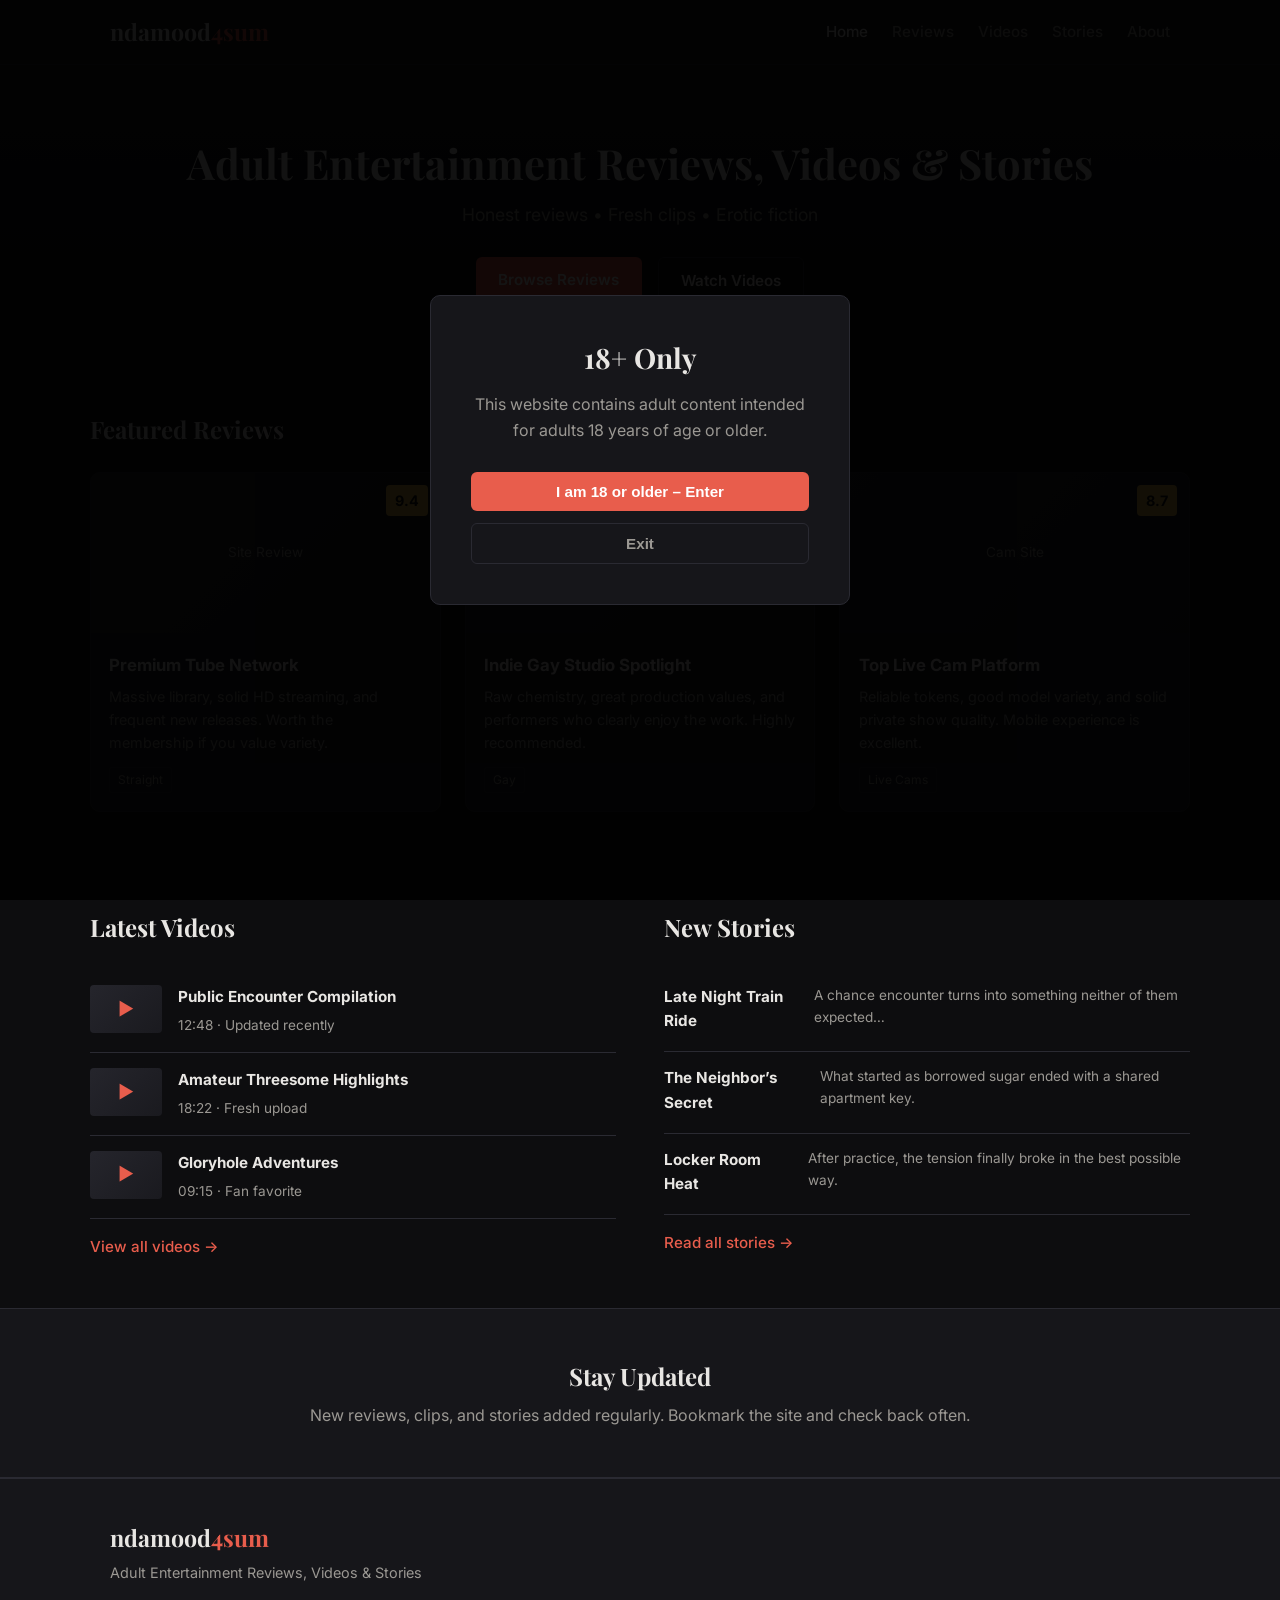
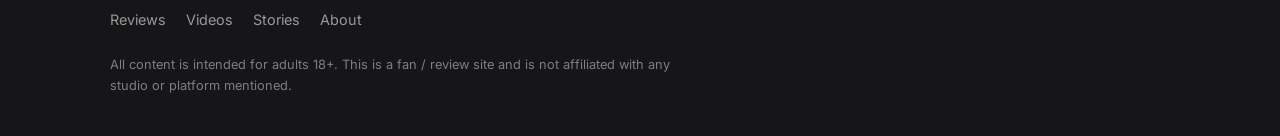
<file: index.html>
<!DOCTYPE html>
<html lang="en">
<head>
  <meta charset="UTF-8">
  <meta name="viewport" content="width=device-width, initial-scale=1.0">
  <title>ndamood4sum | Adult Entertainment Reviews, Videos & Stories</title>
  <meta name="description" content="Exploring the best of adult entertainment. Honest reviews of top porn sites, daily video and picture updates, and captivating erotic stories.">
  <link rel="stylesheet" href="css/style.css">
  <link rel="preconnect" href="https://fonts.googleapis.com">
  <link rel="preconnect" href="https://fonts.gstatic.com" crossorigin>
  <link href="https://fonts.googleapis.com/css2?family=Inter:wght@400;500;600;700&family=Playfair+Display:wght@600;700&display=swap" rel="stylesheet">
</head>
<body>
  <div class="age-gate" id="ageGate">
    <div class="age-gate-box">
      <h2>18+ Only</h2>
      <p>This website contains adult content intended for adults 18 years of age or older.</p>
      <div class="age-buttons">
        <button id="enterSite" class="btn-primary">I am 18 or older – Enter</button>
        <button id="exitSite" class="btn-secondary">Exit</button>
      </div>
    </div>
  </div>

  <header class="site-header">
    <div class="container header-inner">
      <a href="index.html" class="logo">ndamood<span>4sum</span></a>
      <nav class="main-nav" id="mainNav">
        <a href="index.html" class="active">Home</a>
        <a href="reviews.html">Reviews</a>
        <a href="videos.html">Videos</a>
        <a href="stories.html">Stories</a>
        <a href="about.html">About</a>
      </nav>
      <button class="menu-toggle" id="menuToggle" aria-label="Toggle menu">☰</button>
    </div>
  </header>

  <main>
    <section class="hero">
      <div class="container">
        <h1>Adult Entertainment Reviews, Videos &amp; Stories</h1>
        <p class="hero-sub">Honest reviews • Fresh clips • Erotic fiction</p>
        <div class="hero-cta">
          <a href="reviews.html" class="btn-primary">Browse Reviews</a>
          <a href="videos.html" class="btn-outline">Watch Videos</a>
        </div>
      </div>
    </section>

    <section class="featured container">
      <h2 class="section-title">Featured Reviews</h2>
      <div class="card-grid">
        <article class="card">
          <div class="card-badge">9.4</div>
          <div class="card-img placeholder">Site Review</div>
          <div class="card-body">
            <h3><a href="reviews.html">Premium Tube Network</a></h3>
            <p>Massive library, solid HD streaming, and frequent new releases. Worth the membership if you value variety.</p>
            <span class="tag">Straight</span>
          </div>
        </article>
        <article class="card">
          <div class="card-badge">9.1</div>
          <div class="card-img placeholder">Studio Review</div>
          <div class="card-body">
            <h3><a href="reviews.html">Indie Gay Studio Spotlight</a></h3>
            <p>Raw chemistry, great production values, and performers who clearly enjoy the work. Highly recommended.</p>
            <span class="tag">Gay</span>
          </div>
        </article>
        <article class="card">
          <div class="card-badge">8.7</div>
          <div class="card-img placeholder">Cam Site</div>
          <div class="card-body">
            <h3><a href="reviews.html">Top Live Cam Platform</a></h3>
            <p>Reliable tokens, good model variety, and solid private show quality. Mobile experience is excellent.</p>
            <span class="tag">Live Cams</span>
          </div>
        </article>
      </div>
    </section>

    <section class="latest container">
      <div class="two-col">
        <div>
          <h2 class="section-title">Latest Videos</h2>
          <div class="video-list">
            <a href="videos.html" class="video-item">
              <div class="thumb placeholder">▶</div>
              <div>
                <h4>Public Encounter Compilation</h4>
                <span>12:48 · Updated recently</span>
              </div>
            </a>
            <a href="videos.html" class="video-item">
              <div class="thumb placeholder">▶</div>
              <div>
                <h4>Amateur Threesome Highlights</h4>
                <span>18:22 · Fresh upload</span>
              </div>
            </a>
            <a href="videos.html" class="video-item">
              <div class="thumb placeholder">▶</div>
              <div>
                <h4>Gloryhole Adventures</h4>
                <span>09:15 · Fan favorite</span>
              </div>
            </a>
          </div>
          <a href="videos.html" class="text-link">View all videos →</a>
        </div>
        <div>
          <h2 class="section-title">New Stories</h2>
          <div class="story-list">
            <a href="stories.html" class="story-item">
              <h4>Late Night Train Ride</h4>
              <p>A chance encounter turns into something neither of them expected…</p>
            </a>
            <a href="stories.html" class="story-item">
              <h4>The Neighbor’s Secret</h4>
              <p>What started as borrowed sugar ended with a shared apartment key.</p>
            </a>
            <a href="stories.html" class="story-item">
              <h4>Locker Room Heat</h4>
              <p>After practice, the tension finally broke in the best possible way.</p>
            </a>
          </div>
          <a href="stories.html" class="text-link">Read all stories →</a>
        </div>
      </div>
    </section>

    <section class="cta-banner">
      <div class="container">
        <h2>Stay Updated</h2>
        <p>New reviews, clips, and stories added regularly. Bookmark the site and check back often.</p>
      </div>
    </section>
  </main>

  <footer class="site-footer">
    <div class="container footer-inner">
      <div>
        <a href="index.html" class="logo">ndamood<span>4sum</span></a>
        <p class="footer-tag">Adult Entertainment Reviews, Videos &amp; Stories</p>
      </div>
      <div class="footer-links">
        <a href="reviews.html">Reviews</a>
        <a href="videos.html">Videos</a>
        <a href="stories.html">Stories</a>
        <a href="about.html">About</a>
      </div>
      <p class="disclaimer">All content is intended for adults 18+. This is a fan / review site and is not affiliated with any studio or platform mentioned.</p>
    </div>
  </footer>

  <script src="js/main.js"></script>
</body>
</html>
</file>
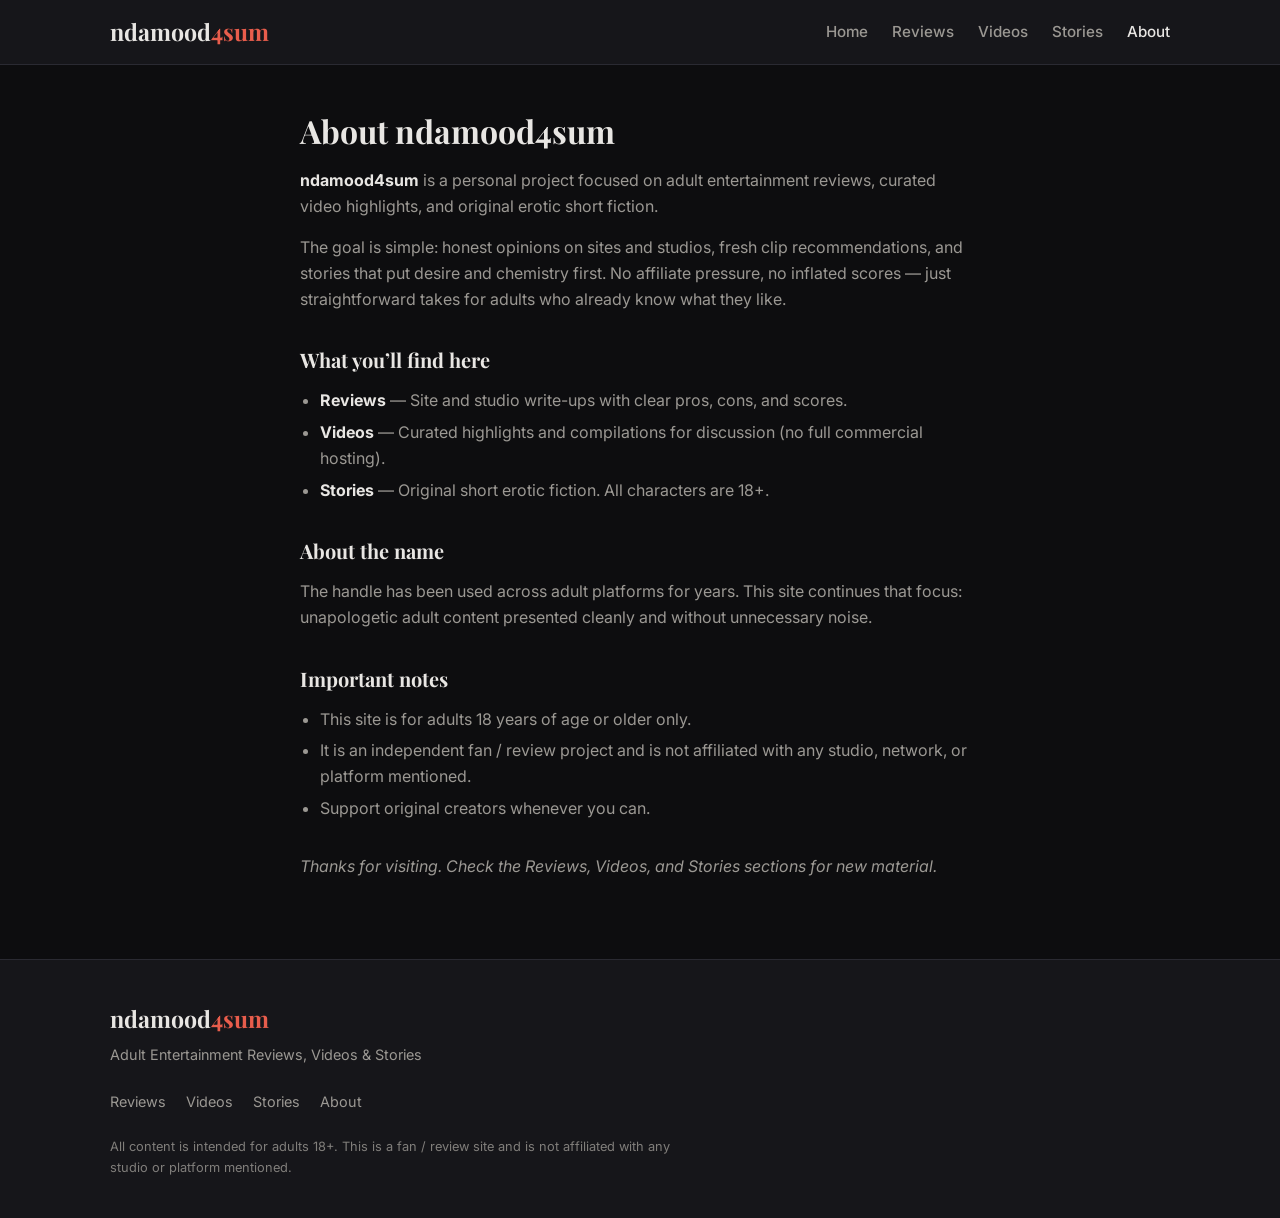
<file: about.html>
<!DOCTYPE html>
<html lang="en">
<head>
  <meta charset="UTF-8">
  <meta name="viewport" content="width=device-width, initial-scale=1.0">
  <title>About | ndamood4sum</title>
  <meta name="description" content="About ndamood4sum – adult entertainment reviews, videos and stories.">
  <link rel="stylesheet" href="css/style.css">
  <link href="https://fonts.googleapis.com/css2?family=Inter:wght@400;500;600;700&family=Playfair+Display:wght@600;700&display=swap" rel="stylesheet">
</head>
<body>
  <header class="site-header">
    <div class="container header-inner">
      <a href="index.html" class="logo">ndamood<span>4sum</span></a>
      <nav class="main-nav" id="mainNav">
        <a href="index.html">Home</a>
        <a href="reviews.html">Reviews</a>
        <a href="videos.html">Videos</a>
        <a href="stories.html">Stories</a>
        <a href="about.html" class="active">About</a>
      </nav>
      <button class="menu-toggle" id="menuToggle" aria-label="Toggle menu">☰</button>
    </div>
  </header>

  <main class="page">
    <div class="container narrow">
      <h1 class="page-title">About ndamood4sum</h1>
      
      <div class="about-content">
        <p><strong>ndamood4sum</strong> is a personal project focused on adult entertainment reviews, curated video highlights, and original erotic short fiction.</p>

        <p>The goal is simple: honest opinions on sites and studios, fresh clip recommendations, and stories that put desire and chemistry first. No affiliate pressure, no inflated scores — just straightforward takes for adults who already know what they like.</p>

        <h2>What you’ll find here</h2>
        <ul>
          <li><strong>Reviews</strong> — Site and studio write-ups with clear pros, cons, and scores.</li>
          <li><strong>Videos</strong> — Curated highlights and compilations for discussion (no full commercial hosting).</li>
          <li><strong>Stories</strong> — Original short erotic fiction. All characters are 18+.</li>
        </ul>

        <h2>About the name</h2>
        <p>The handle has been used across adult platforms for years. This site continues that focus: unapologetic adult content presented cleanly and without unnecessary noise.</p>

        <h2>Important notes</h2>
        <ul>
          <li>This site is for adults 18 years of age or older only.</li>
          <li>It is an independent fan / review project and is not affiliated with any studio, network, or platform mentioned.</li>
          <li>Support original creators whenever you can.</li>
        </ul>

        <p class="closing">Thanks for visiting. Check the Reviews, Videos, and Stories sections for new material.</p>
      </div>
    </div>
  </main>

  <footer class="site-footer">
    <div class="container footer-inner">
      <div>
        <a href="index.html" class="logo">ndamood<span>4sum</span></a>
        <p class="footer-tag">Adult Entertainment Reviews, Videos &amp; Stories</p>
      </div>
      <div class="footer-links">
        <a href="reviews.html">Reviews</a>
        <a href="videos.html">Videos</a>
        <a href="stories.html">Stories</a>
        <a href="about.html">About</a>
      </div>
      <p class="disclaimer">All content is intended for adults 18+. This is a fan / review site and is not affiliated with any studio or platform mentioned.</p>
    </div>
  </footer>

  <script src="js/main.js"></script>
</body>
</html>
</file>
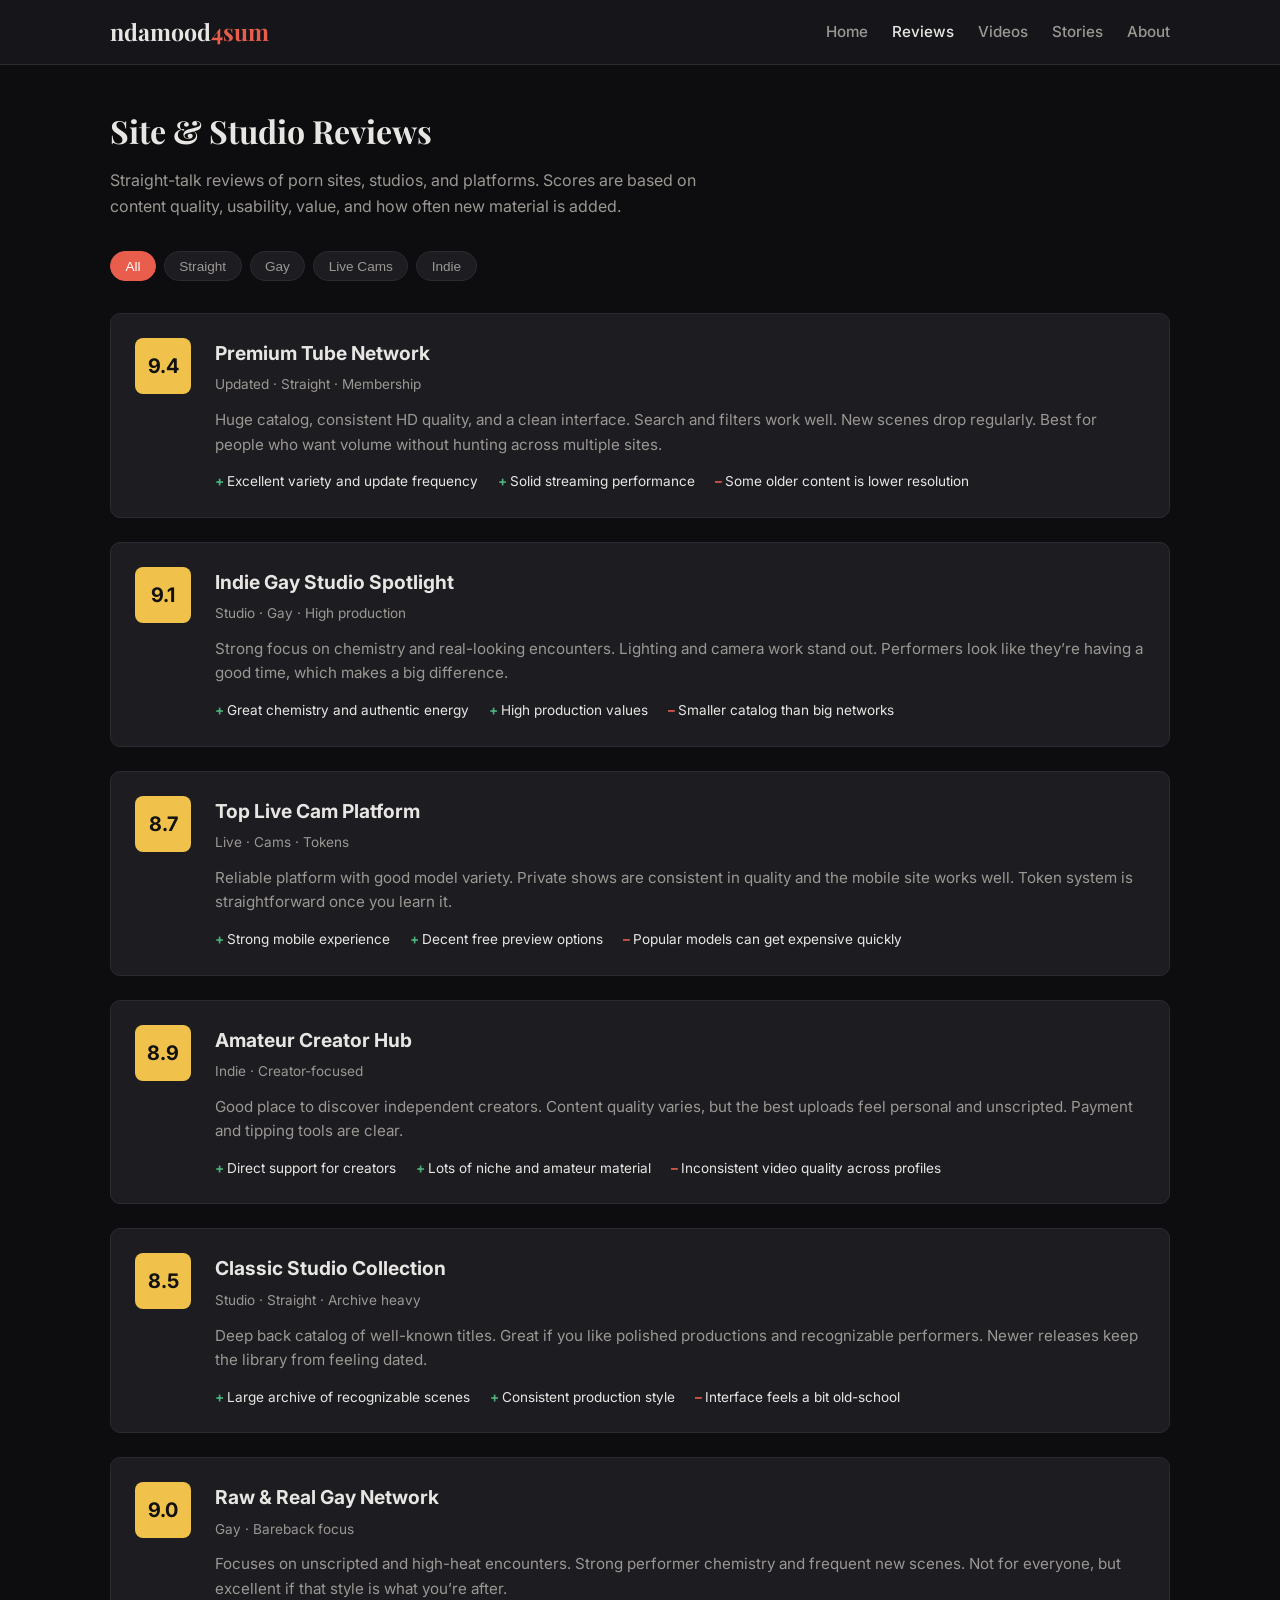
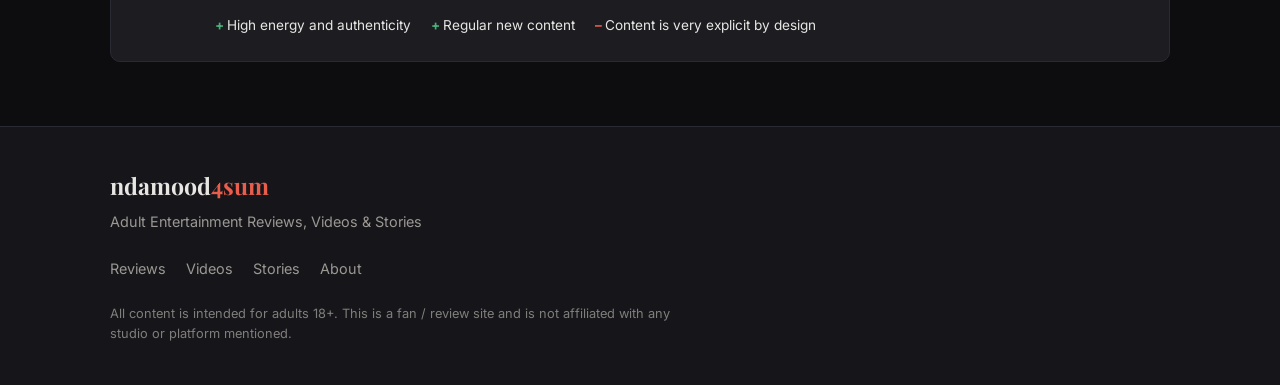
<file: reviews.html>
<!DOCTYPE html>
<html lang="en">
<head>
  <meta charset="UTF-8">
  <meta name="viewport" content="width=device-width, initial-scale=1.0">
  <title>Reviews | ndamood4sum</title>
  <meta name="description" content="Honest adult site and studio reviews from ndamood4sum.">
  <link rel="stylesheet" href="css/style.css">
  <link href="https://fonts.googleapis.com/css2?family=Inter:wght@400;500;600;700&family=Playfair+Display:wght@600;700&display=swap" rel="stylesheet">
</head>
<body>
  <header class="site-header">
    <div class="container header-inner">
      <a href="index.html" class="logo">ndamood<span>4sum</span></a>
      <nav class="main-nav" id="mainNav">
        <a href="index.html">Home</a>
        <a href="reviews.html" class="active">Reviews</a>
        <a href="videos.html">Videos</a>
        <a href="stories.html">Stories</a>
        <a href="about.html">About</a>
      </nav>
      <button class="menu-toggle" id="menuToggle" aria-label="Toggle menu">☰</button>
    </div>
  </header>

  <main class="page">
    <div class="container">
      <h1 class="page-title">Site &amp; Studio Reviews</h1>
      <p class="page-intro">Straight-talk reviews of porn sites, studios, and platforms. Scores are based on content quality, usability, value, and how often new material is added.</p>

      <div class="filter-bar">
        <button class="filter-btn active" data-filter="all">All</button>
        <button class="filter-btn" data-filter="straight">Straight</button>
        <button class="filter-btn" data-filter="gay">Gay</button>
        <button class="filter-btn" data-filter="cams">Live Cams</button>
        <button class="filter-btn" data-filter="indie">Indie</button>
      </div>

      <div class="review-list" id="reviewList">
        <article class="review-card" data-category="straight">
          <div class="review-score">9.4</div>
          <div class="review-content">
            <h2>Premium Tube Network</h2>
            <div class="review-meta">Updated · Straight · Membership</div>
            <p>Huge catalog, consistent HD quality, and a clean interface. Search and filters work well. New scenes drop regularly. Best for people who want volume without hunting across multiple sites.</p>
            <ul class="pros-cons">
              <li class="pro">Excellent variety and update frequency</li>
              <li class="pro">Solid streaming performance</li>
              <li class="con">Some older content is lower resolution</li>
            </ul>
          </div>
        </article>

        <article class="review-card" data-category="gay">
          <div class="review-score">9.1</div>
          <div class="review-content">
            <h2>Indie Gay Studio Spotlight</h2>
            <div class="review-meta">Studio · Gay · High production</div>
            <p>Strong focus on chemistry and real-looking encounters. Lighting and camera work stand out. Performers look like they’re having a good time, which makes a big difference.</p>
            <ul class="pros-cons">
              <li class="pro">Great chemistry and authentic energy</li>
              <li class="pro">High production values</li>
              <li class="con">Smaller catalog than big networks</li>
            </ul>
          </div>
        </article>

        <article class="review-card" data-category="cams">
          <div class="review-score">8.7</div>
          <div class="review-content">
            <h2>Top Live Cam Platform</h2>
            <div class="review-meta">Live · Cams · Tokens</div>
            <p>Reliable platform with good model variety. Private shows are consistent in quality and the mobile site works well. Token system is straightforward once you learn it.</p>
            <ul class="pros-cons">
              <li class="pro">Strong mobile experience</li>
              <li class="pro">Decent free preview options</li>
              <li class="con">Popular models can get expensive quickly</li>
            </ul>
          </div>
        </article>

        <article class="review-card" data-category="indie">
          <div class="review-score">8.9</div>
          <div class="review-content">
            <h2>Amateur Creator Hub</h2>
            <div class="review-meta">Indie · Creator-focused</div>
            <p>Good place to discover independent creators. Content quality varies, but the best uploads feel personal and unscripted. Payment and tipping tools are clear.</p>
            <ul class="pros-cons">
              <li class="pro">Direct support for creators</li>
              <li class="pro">Lots of niche and amateur material</li>
              <li class="con">Inconsistent video quality across profiles</li>
            </ul>
          </div>
        </article>

        <article class="review-card" data-category="straight">
          <div class="review-score">8.5</div>
          <div class="review-content">
            <h2>Classic Studio Collection</h2>
            <div class="review-meta">Studio · Straight · Archive heavy</div>
            <p>Deep back catalog of well-known titles. Great if you like polished productions and recognizable performers. Newer releases keep the library from feeling dated.</p>
            <ul class="pros-cons">
              <li class="pro">Large archive of recognizable scenes</li>
              <li class="pro">Consistent production style</li>
              <li class="con">Interface feels a bit old-school</li>
            </ul>
          </div>
        </article>

        <article class="review-card" data-category="gay">
          <div class="review-score">9.0</div>
          <div class="review-content">
            <h2>Raw &amp; Real Gay Network</h2>
            <div class="review-meta">Gay · Bareback focus</div>
            <p>Focuses on unscripted and high-heat encounters. Strong performer chemistry and frequent new scenes. Not for everyone, but excellent if that style is what you’re after.</p>
            <ul class="pros-cons">
              <li class="pro">High energy and authenticity</li>
              <li class="pro">Regular new content</li>
              <li class="con">Content is very explicit by design</li>
            </ul>
          </div>
        </article>
      </div>
    </div>
  </main>

  <footer class="site-footer">
    <div class="container footer-inner">
      <div>
        <a href="index.html" class="logo">ndamood<span>4sum</span></a>
        <p class="footer-tag">Adult Entertainment Reviews, Videos &amp; Stories</p>
      </div>
      <div class="footer-links">
        <a href="reviews.html">Reviews</a>
        <a href="videos.html">Videos</a>
        <a href="stories.html">Stories</a>
        <a href="about.html">About</a>
      </div>
      <p class="disclaimer">All content is intended for adults 18+. This is a fan / review site and is not affiliated with any studio or platform mentioned.</p>
    </div>
  </footer>

  <script src="js/main.js"></script>
</body>
</html>
</file>
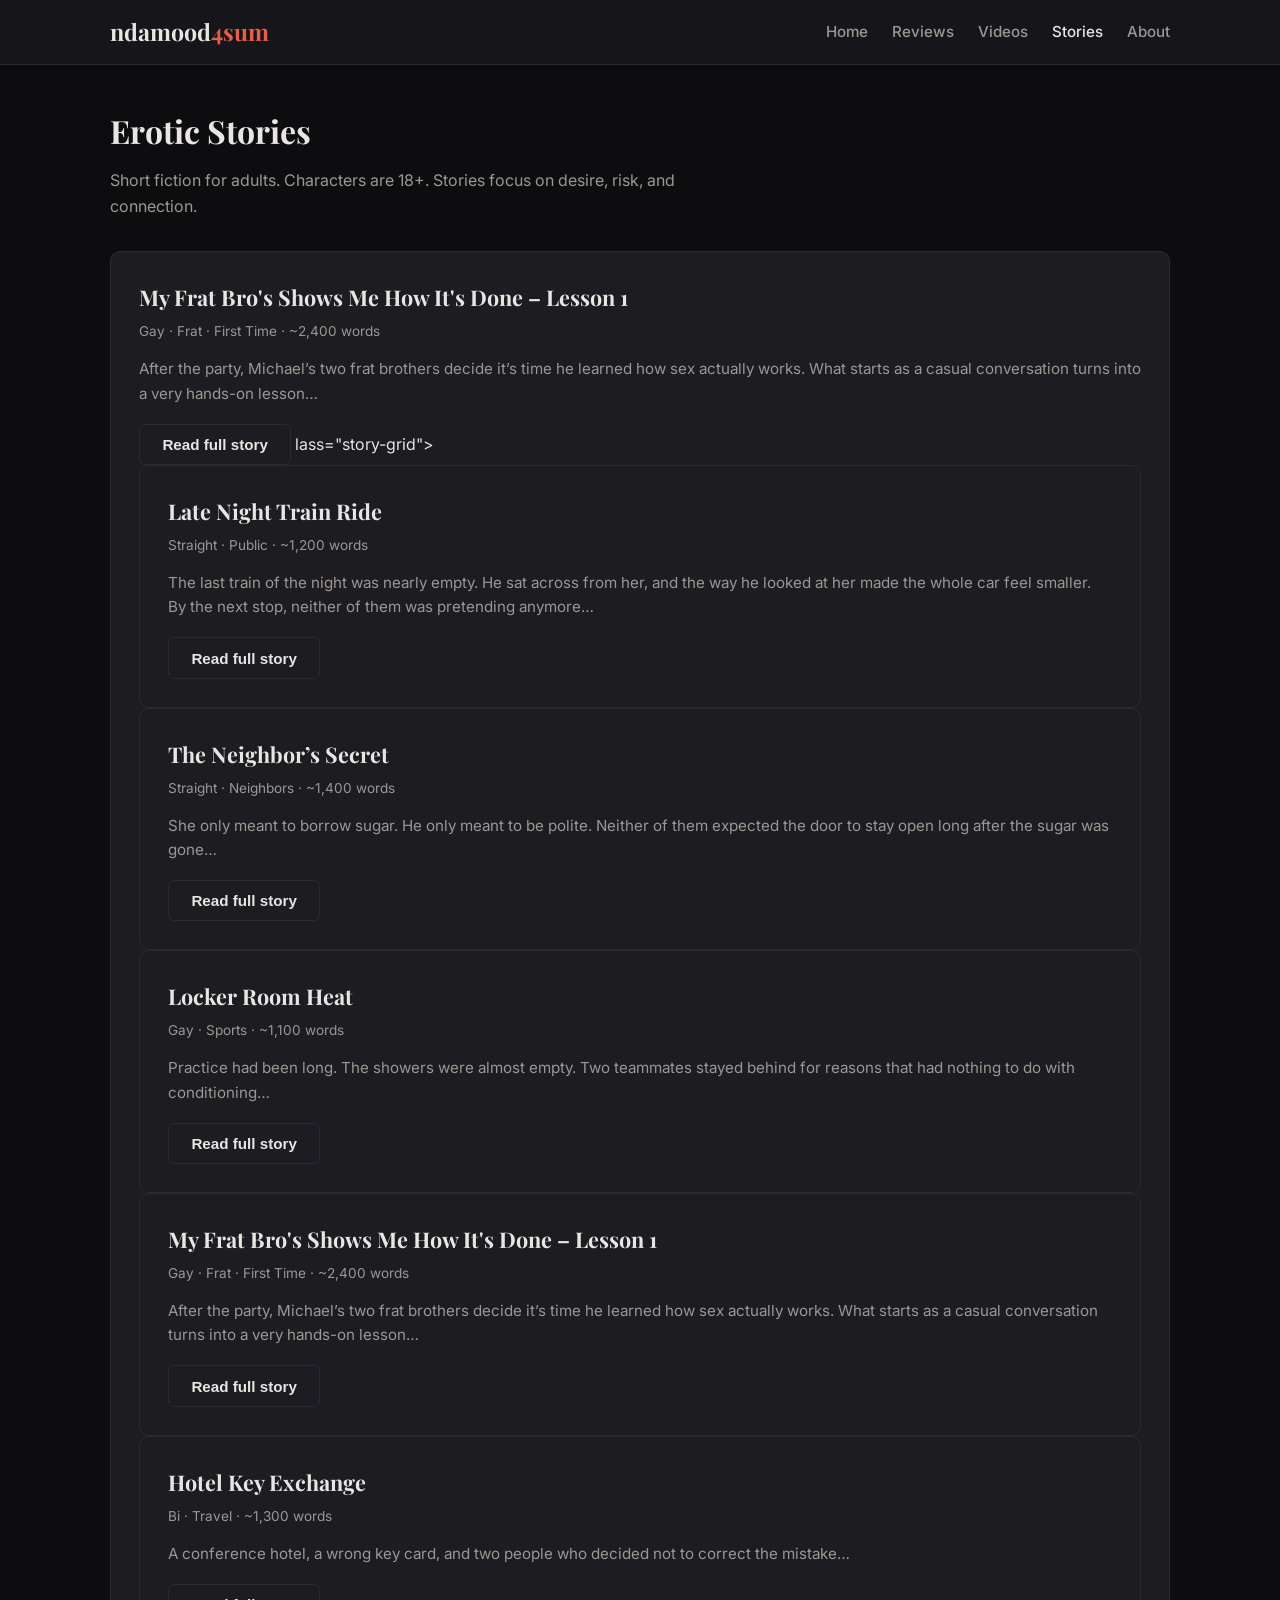
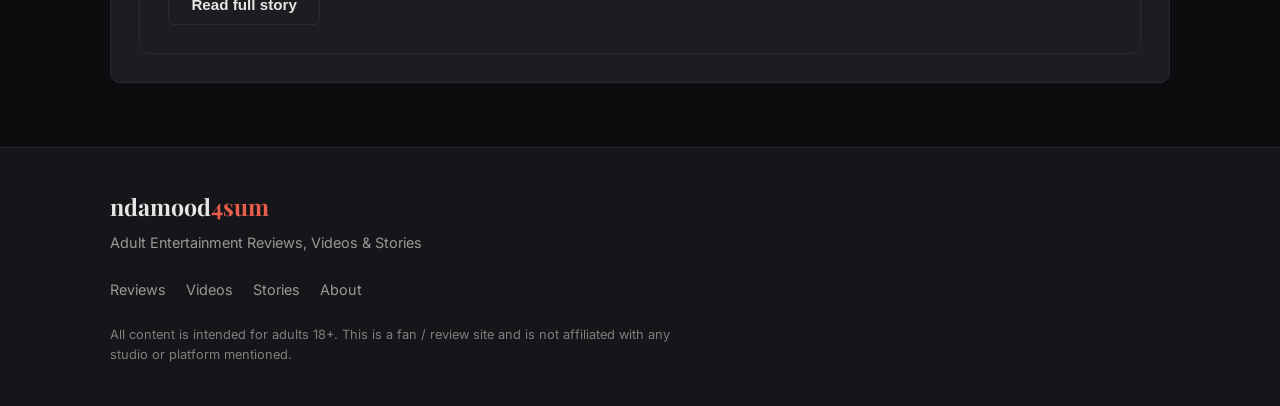
<file: stories.html>
<!DOCTYPE html>
<html lang="en">
<head>
  <meta charset="UTF-8">
  <meta name="viewport" content="width=device-width, initial-scale=1.0">
  <title>Stories | ndamood4sum</title>
  <meta name="description" content="Original erotic short stories from ndamood4sum.">
  <link rel="stylesheet" href="css/style.css">
  <link href="https://fonts.googleapis.com/css2?family=Inter:wght@400;500;600;700&family=Playfair+Display:wght@600;700&display=swap" rel="stylesheet">
</head>
<body>
  <header class="site-header">
    <div class="container header-inner">
      <a href="index.html" class="logo">ndamood<span>4sum</span></a>
      <nav class="main-nav" id="mainNav">
        <a href="index.html">Home</a>
        <a href="reviews.html">Reviews</a>
        <a href="videos.html">Videos</a>
        <a href="stories.html" class="active">Stories</a>
        <a href="about.html">About</a>
      </nav>
      <button class="menu-toggle" id="menuToggle" aria-label="Toggle menu">☰</button>
    </div>
  </header>

  <main class="page">
    <div class="container">
      <h1 class="page-title">Erotic Stories</h1>
      <p class="page-intro">Short fiction for adults. Characters are 18+. Stories focus on desire, risk, and connection.</p>

      <div <article class="story-card">
  <h2>My Frat Bro's Shows Me How It's Done – Lesson 1</h2>
  <div class="story-meta">Gay · Frat · First Time · ~2,400 words</div>
  <p class="story-excerpt">After the party, Michael’s two frat brothers decide it’s time he learned how sex actually works. What starts as a casual conversation turns into a very hands-on lesson…</p>
  <button class="btn-outline story-toggle" data-target="story-frat1">Read full story</button>
  <div class="story-full" id="story-frat1" hidden>
    <p>All characters are 18 years old or older.</p>
    <p>We just got back from the party at the frat house, so the apartment smells like cheap beer and the faint smoke from the bonfire pit. My head’s buzzing just enough that the edges of everything feel soft and warm. Chris’ sprawled across one end of the beat-up sectional, legs kicked up on the coffee table, while Rico’s slouched on the other side of the couch, one arm thrown over the backrest like he owns the whole damn room—which, he technically does. I’m in the armchair across from them, nursing the last warm inch of whatever was left in my red cup, trying to look like I belong here.</p>
    <p>Rico suddenly leans forward, grinning wide enough that I can see the chipped tooth on the right side of his mouth. “Yo, Michael. Veronica was all over you tonight, bro. Like, glued to your side. You see the way she kept touching your arm?”</p>
    <p>Heat crawls up my neck before I can stop it. I shrug, stare down at the carpet. “I guess.”</p>
    <p>Chris snorts. “You guess? Dude.” He swings his legs off the table and sits up straighter, elbows on his knees. “Why the hell aren’t you with her right now? She was practically humping your leg on the dance floor. Bet if you’d stayed, you’d be balls-deep in that pussy already.”</p>
    <p>My face burns hotter. I can feel it spreading to my ears. “I’m… not really good with girls,” I mumble. The words come out smaller than I mean them to.</p>
    <p>Chris’ grin turns wicked. “It’s not that hard, man. Especially when they’re throwing themselves at you like that.”</p>
    <p>Rico reaches over, slaps Chris’ shoulder and they high-five. “You remember Kourtney-with-a-K last semester?” Rico says. “Girl was basically climbing him the second we got to the after-party.”</p>
    <p>Chris laughs, low but cocky. “Yeah. Bounced on my cock till the sun came up. Swear she didn’t even let me breathe between rounds.”</p>
    <p>I let out this awkward half-laugh that sounds more like a cough. Chris and Rico are exactly what you picture when someone says “frat bro.” Chris with his sun-bleached blond curls and shoulders that look carved from marble. Rico, with black curls, same gym-rat build, always wearing tank tops that show off every ridge of muscle. They talk about pussy and hookups the way other people talk about the weather. Casual. Confident. Like it’s nothing.</p>
    <p>And somehow, despite all that—or maybe because of it—I like them. Really like them. Pledging was brutal, but those two made it bearable. They dragged me to the gym, taught me how to shotgun a beer without choking, clapped me on the back when I finally got my letters. They’ve pulled me out of my shell inch by inch, even though I’m nothing like them.</p>
    <p>The thing is, I’m not built like a linebacker. Running track in high school kept me lean, defined in a wiry way—abs you can see if the light hits right, arms that don’t bulge but still have some shape. My hair’s this brown mess that never stays where I part it, always falling into my eyes no matter how much product I use. Next to them I feel… smaller. Softer.</p>
    <p>I realize Chris is talking again. He’s waving a hand in front of my face. “Earth to Michael.”</p>
    <p>I blink. “Sorry. Zoned out.”</p>
    <p>He smirks. “Yeah, I bet. Probably picturing Veronica bouncing on your dick, huh?”</p>
    <p>I shake my head fast. “No. I mean—it’s not gonna happen. Not anytime soon. I wouldn’t even know what to do.”</p>
    <p>Right after those words leave my mouth, I want to swallow them back. Both of them go still. Eyes wide.</p>
    <p>Rico leans in. “Wait. Hold up. Are you a virgin?”</p>
    <p>My stomach drops. I stare at my sneakers. “Yeah,” I mutter. “Most I’ve ever done is kiss a girl. And it sucked.”</p>
    <p>Chris lets out a soft chuckle. “Well, shit. We gotta fix that, then.”</p>
    <p>I look up, confused. “Fix it how?”</p>
    <p>Chris and Rico share one of those looks, the kind that says they’ve already decided something. Chris’ voice drops lower, almost conspiratorial. “We can give you lessons. If you want.”</p>
    <p>My brain short-circuits. I nod before I can think better of it.</p>
    <p>Chris’ smirk grows as he scoots over to where Rico’s sitting and throws an arm around Rico’s shoulders and pulls him in close.</p>
    <p>My throat suddenly feels very dry.</p>
    <p>Then Chris tilts his head and kisses Rico. Not a peck. A real kiss—mouths open, tongues sliding, the wet sound of it loud in the quiet apartment. Rico groans into it, hand fisting the front of Chris’ shirt.</p>
    <p>I can’t look away.</p>
    <p>After a minute—maybe two—clothes start coming off. Chris yanks his shirt over his head. Rico shoves his shorts down. They’re both hard already, outlines straining against their boxer-briefs. My mouth is dry. My dick twitches painfully against my zipper.</p>
    <p>When they’re down to their underwear, Chris glances over at me. “Pay attention, freshie.”</p>
    <p>He slides to his knees between Rico’s spread thighs and hooks his fingers in the waistband of Rico’s black underwear. He tugs them down slow, and Rico’s cock springs free—thick, veiny, flushed dark at the head. It's easily six and a half inches, maybe more. His pubes are trimmed neat at the base, balls smooth and heavy.</p>
    <p>Chris wraps his hand around it, strokes once, twice. Then he leans in and takes Rico into his mouth.</p>
    <p>I stop breathing.</p>
    <p>Chris’ lips stretch around the girth. He slides down, cheeks hollowing, until his nose brushes Rico’s trimmed hair. Rico’s head tips back, a low curse slipping out. Chris bobs, slow at first, then faster, slick sounds filling the room. Spit shines on Rico’s shaft every time Chris pulls back.</p>
    <p>My own cock is leaking steadily now, a damp spot spreading in my jeans. I’m so hard it hurts.</p>
    <p>After a few minutes Chris pulls off with a wet pop, stands, and shoves his own boxers down. His dick is skinnier than Rico’s but longer—maybe seven and a half inches—completely smooth, not a single hair from the base of his shaft to his tight balls.</p>
    <p>He lies back on the couch, legs spread. Rico reaches into the side-table drawer, and pulls out a small bottle of lube. He pops the cap, squirts some onto his fingers, and reaches between Chris’s legs.</p>
    <p>Chris moans the second Rico’s fingers circle his hole, rubbing slowly, teasing circles before pushing one inside. Then two. Chris’s hips roll, chasing it. “Fuck, yeah. I’m ready.”</p>
    <p>Rico slicks his own cock and lines up. He presses the head against Chris’s entrance. Pushes in slow.</p>
    <p>Chris’ mouth falls open on a long, ragged groan.</p>
    <p>Rico bottoms out. Pauses. Then he starts to move. Shallow thrusts at first, letting Chris adjust. Then deeper. Faster. The slap of skin-on-skin echoes off the walls.</p>
    <p>I can’t tear my eyes away. My heart’s hammering so hard I feel it in my teeth. This can’t be real. My two friends are fucking right in front of me and I’m just… sitting here, aching, desperately trying not to pull out my own cock and relieve myself.</p>
    <p>Rico wraps a hand around Chris’ cock, stroking in time with his thrusts. Chris’ moans turn sharp, desperate. His abs tighten. Then he’s cumming—thick ropes shooting across his chest, stomach, even hitting his own chin.</p>
    <p>Rico grunts, buries himself deep, and shoots his load inside of Chris. His hips jerk once, twice. He stays there a second, breathing hard, before pulling out slowly. His cock glistens with cum and lube as it slips free.</p>
    <p>They both slump back against the cushions. Chris’ chest heaves. Rico’s dick is still half-hard and shiny.</p>
    <p>Chris looks at me, lazy grin spreading across his face. “You learn something?”</p>
    <p>I nod, not trusting myself to say the right thing.</p>
    <p>Chris glances at Rico, then back at me. “Good. That was lesson one.” His voice is raspy, satisfied. “Starting tomorrow, it’s your turn. We’re gonna teach you everything you need to know about sex. Over the next couple days… you’re ours.”</p>
    <p>My stomach flips. My cock throbs again, painfully.</p>
    <p>I don’t know what the hell I just agreed to.</p>
    <p>But I’m not saying no.</p>
    <p class="story-end">— End of Lesson 1 —</p>
  </div>
</article>
        
        
        
        lass="story-grid">
        <article class="story-card">
          <h2>Late Night Train Ride</h2>
          <div class="story-meta">Straight · Public · ~1,200 words</div>
          <p class="story-excerpt">The last train of the night was nearly empty. He sat across from her, and the way he looked at her made the whole car feel smaller. By the next stop, neither of them was pretending anymore…</p>
          <button class="btn-outline story-toggle" data-target="story1">Read full story</button>
          <div class="story-full" id="story1" hidden>
            <p>The carriage lights flickered as the train pulled out of the station. Most of the seats were empty. She had her headphones in but wasn’t really listening. He was watching her reflection in the dark window.</p>
            <p>When their eyes finally met, the silence between them felt charged. He moved to the seat beside her without a word. Her hand found his thigh. His fingers slid under the hem of her skirt. The next station was still eight minutes away.</p>
            <p>They didn’t speak. They didn’t need to. By the time the doors opened, both of them were breathing harder and smiling like they shared a secret the rest of the world would never know.</p>
            <p class="story-end">— End —</p>
          </div>
        </article>

        <article class="story-card">
          <h2>The Neighbor’s Secret</h2>
          <div class="story-meta">Straight · Neighbors · ~1,400 words</div>
          <p class="story-excerpt">She only meant to borrow sugar. He only meant to be polite. Neither of them expected the door to stay open long after the sugar was gone…</p>
          <button class="btn-outline story-toggle" data-target="story2">Read full story</button>
          <div class="story-full" id="story2" hidden>
            <p>The knock was light. He opened the door in a t-shirt and sweats. She held an empty measuring cup and an apology for the late hour.</p>
            <p>“Sugar?” he asked, already smiling. She nodded. He stepped aside to let her in. The kitchen was small. The air between them wasn’t.</p>
            <p>They talked about the building, the weather, nothing that mattered. Then she set the cup down and didn’t pick it up again. His hand found the small of her back. She rose onto her toes. The rest of the night was measured in quiet sounds and the glow of the stove light left on.</p>
            <p class="story-end">— End —</p>
          </div>
        </article>

        <article class="story-card">
          <h2>Locker Room Heat</h2>
          <div class="story-meta">Gay · Sports · ~1,100 words</div>
          <p class="story-excerpt">Practice had been long. The showers were almost empty. Two teammates stayed behind for reasons that had nothing to do with conditioning…</p>
          <button class="btn-outline story-toggle" data-target="story3">Read full story</button>
          <div class="story-full" id="story3" hidden>
            <p>Steam filled the tiled room. Most of the team had already left. He stayed under the water longer than usual, waiting. The other man walked in, towel low on his hips, and locked eyes with him.</p>
            <p>No words at first. Just the sound of water and the knowledge that the door to the hallway was still unlocked. Hands found wet skin. Mouths followed. The risk made everything sharper.</p>
            <p>When it was over they rinsed off in silence, dressed, and walked out like nothing had happened. Both of them knew it would happen again.</p>
            <p class="story-end">— End —</p>
          </div>
        </article>

        <article class="story-card">
  <h2>My Frat Bro's Shows Me How It's Done – Lesson 1</h2>
  <div class="story-meta">Gay · Frat · First Time · ~2,400 words</div>
  <p class="story-excerpt">After the party, Michael’s two frat brothers decide it’s time he learned how sex actually works. What starts as a casual conversation turns into a very hands-on lesson…</p>
  <button class="btn-outline story-toggle" data-target="story-frat1">Read full story</button>
  <div class="story-full" id="story-frat1" hidden>
    <p>All characters are 18 years old or older.</p>
    <p>We just got back from the party at the frat house, so the apartment smells like cheap beer and the faint smoke from the bonfire pit. My head’s buzzing just enough that the edges of everything feel soft and warm. Chris’ sprawled across one end of the beat-up sectional, legs kicked up on the coffee table, while Rico’s slouched on the other side of the couch, one arm thrown over the backrest like he owns the whole damn room—which, he technically does. I’m in the armchair across from them, nursing the last warm inch of whatever was left in my red cup, trying to look like I belong here.</p>
    <p>Rico suddenly leans forward, grinning wide enough that I can see the chipped tooth on the right side of his mouth. “Yo, Michael. Veronica was all over you tonight, bro. Like, glued to your side. You see the way she kept touching your arm?”</p>
    <p>Heat crawls up my neck before I can stop it. I shrug, stare down at the carpet. “I guess.”</p>
    <p>Chris snorts. “You guess? Dude.” He swings his legs off the table and sits up straighter, elbows on his knees. “Why the hell aren’t you with her right now? She was practically humping your leg on the dance floor. Bet if you’d stayed, you’d be balls-deep in that pussy already.”</p>
    <p>My face burns hotter. I can feel it spreading to my ears. “I’m… not really good with girls,” I mumble. The words come out smaller than I mean them to.</p>
    <p>Chris’ grin turns wicked. “It’s not that hard, man. Especially when they’re throwing themselves at you like that.”</p>
    <p>Rico reaches over, slaps Chris’ shoulder and they high-five. “You remember Kourtney-with-a-K last semester?” Rico says. “Girl was basically climbing him the second we got to the after-party.”</p>
    <p>Chris laughs, low but cocky. “Yeah. Bounced on my cock till the sun came up. Swear she didn’t even let me breathe between rounds.”</p>
    <p>I let out this awkward half-laugh that sounds more like a cough. Chris and Rico are exactly what you picture when someone says “frat bro.” Chris with his sun-bleached blond curls and shoulders that look carved from marble. Rico, with black curls, same gym-rat build, always wearing tank tops that show off every ridge of muscle. They talk about pussy and hookups the way other people talk about the weather. Casual. Confident. Like it’s nothing.</p>
    <p>And somehow, despite all that—or maybe because of it—I like them. Really like them. Pledging was brutal, but those two made it bearable. They dragged me to the gym, taught me how to shotgun a beer without choking, clapped me on the back when I finally got my letters. They’ve pulled me out of my shell inch by inch, even though I’m nothing like them.</p>
    <p>The thing is, I’m not built like a linebacker. Running track in high school kept me lean, defined in a wiry way—abs you can see if the light hits right, arms that don’t bulge but still have some shape. My hair’s this brown mess that never stays where I part it, always falling into my eyes no matter how much product I use. Next to them I feel… smaller. Softer.</p>
    <p>I realize Chris is talking again. He’s waving a hand in front of my face. “Earth to Michael.”</p>
    <p>I blink. “Sorry. Zoned out.”</p>
    <p>He smirks. “Yeah, I bet. Probably picturing Veronica bouncing on your dick, huh?”</p>
    <p>I shake my head fast. “No. I mean—it’s not gonna happen. Not anytime soon. I wouldn’t even know what to do.”</p>
    <p>Right after those words leave my mouth, I want to swallow them back. Both of them go still. Eyes wide.</p>
    <p>Rico leans in. “Wait. Hold up. Are you a virgin?”</p>
    <p>My stomach drops. I stare at my sneakers. “Yeah,” I mutter. “Most I’ve ever done is kiss a girl. And it sucked.”</p>
    <p>Chris lets out a soft chuckle. “Well, shit. We gotta fix that, then.”</p>
    <p>I look up, confused. “Fix it how?”</p>
    <p>Chris and Rico share one of those looks, the kind that says they’ve already decided something. Chris’ voice drops lower, almost conspiratorial. “We can give you lessons. If you want.”</p>
    <p>My brain short-circuits. I nod before I can think better of it.</p>
    <p>Chris’ smirk grows as he scoots over to where Rico’s sitting and throws an arm around Rico’s shoulders and pulls him in close.</p>
    <p>My throat suddenly feels very dry.</p>
    <p>Then Chris tilts his head and kisses Rico. Not a peck. A real kiss—mouths open, tongues sliding, the wet sound of it loud in the quiet apartment. Rico groans into it, hand fisting the front of Chris’ shirt.</p>
    <p>I can’t look away.</p>
    <p>After a minute—maybe two—clothes start coming off. Chris yanks his shirt over his head. Rico shoves his shorts down. They’re both hard already, outlines straining against their boxer-briefs. My mouth is dry. My dick twitches painfully against my zipper.</p>
    <p>When they’re down to their underwear, Chris glances over at me. “Pay attention, freshie.”</p>
    <p>He slides to his knees between Rico’s spread thighs and hooks his fingers in the waistband of Rico’s black underwear. He tugs them down slow, and Rico’s cock springs free—thick, veiny, flushed dark at the head. It's easily six and a half inches, maybe more. His pubes are trimmed neat at the base, balls smooth and heavy.</p>
    <p>Chris wraps his hand around it, strokes once, twice. Then he leans in and takes Rico into his mouth.</p>
    <p>I stop breathing.</p>
    <p>Chris’ lips stretch around the girth. He slides down, cheeks hollowing, until his nose brushes Rico’s trimmed hair. Rico’s head tips back, a low curse slipping out. Chris bobs, slow at first, then faster, slick sounds filling the room. Spit shines on Rico’s shaft every time Chris pulls back.</p>
    <p>My own cock is leaking steadily now, a damp spot spreading in my jeans. I’m so hard it hurts.</p>
    <p>After a few minutes Chris pulls off with a wet pop, stands, and shoves his own boxers down. His dick is skinnier than Rico’s but longer—maybe seven and a half inches—completely smooth, not a single hair from the base of his shaft to his tight balls.</p>
    <p>He lies back on the couch, legs spread. Rico reaches into the side-table drawer, and pulls out a small bottle of lube. He pops the cap, squirts some onto his fingers, and reaches between Chris’s legs.</p>
    <p>Chris moans the second Rico’s fingers circle his hole, rubbing slowly, teasing circles before pushing one inside. Then two. Chris’s hips roll, chasing it. “Fuck, yeah. I’m ready.”</p>
    <p>Rico slicks his own cock and lines up. He presses the head against Chris’s entrance. Pushes in slow.</p>
    <p>Chris’ mouth falls open on a long, ragged groan.</p>
    <p>Rico bottoms out. Pauses. Then he starts to move. Shallow thrusts at first, letting Chris adjust. Then deeper. Faster. The slap of skin-on-skin echoes off the walls.</p>
    <p>I can’t tear my eyes away. My heart’s hammering so hard I feel it in my teeth. This can’t be real. My two friends are fucking right in front of me and I’m just… sitting here, aching, desperately trying not to pull out my own cock and relieve myself.</p>
    <p>Rico wraps a hand around Chris’ cock, stroking in time with his thrusts. Chris’ moans turn sharp, desperate. His abs tighten. Then he’s cumming—thick ropes shooting across his chest, stomach, even hitting his own chin.</p>
    <p>Rico grunts, buries himself deep, and shoots his load inside of Chris. His hips jerk once, twice. He stays there a second, breathing hard, before pulling out slowly. His cock glistens with cum and lube as it slips free.</p>
    <p>They both slump back against the cushions. Chris’ chest heaves. Rico’s dick is still half-hard and shiny.</p>
    <p>Chris looks at me, lazy grin spreading across his face. “You learn something?”</p>
    <p>I nod, not trusting myself to say the right thing.</p>
    <p>Chris glances at Rico, then back at me. “Good. That was lesson one.” His voice is raspy, satisfied. “Starting tomorrow, it’s your turn. We’re gonna teach you everything you need to know about sex. Over the next couple days… you’re ours.”</p>
    <p>My stomach flips. My cock throbs again, painfully.</p>
    <p>I don’t know what the hell I just agreed to.</p>
    <p>But I’m not saying no.</p>
    <p class="story-end">— End of Lesson 1 —</p>
  </div>
</article>
        <article class="story-card">
          <h2>Hotel Key Exchange</h2>
          <div class="story-meta">Bi · Travel · ~1,300 words</div>
          <p class="story-excerpt">A conference hotel, a wrong key card, and two people who decided not to correct the mistake…</p>
          <button class="btn-outline story-toggle" data-target="story4">Read full story</button>
          <div class="story-full" id="story4" hidden>
            <p>The card didn’t open her door. She tried the next room down the hall out of frustration and it worked. He was already inside, half-dressed, looking as surprised as she was.</p>
            <p>They could have laughed it off and called the front desk. Instead she stepped in and let the door close behind her. The city lights through the window were the only illumination they needed.</p>
            <p>By morning the key cards had been sorted out. Neither of them mentioned the night when they passed each other in the lobby later that day. The smile they shared said enough.</p>
            <p class="story-end">— End —</p>
          </div>
        </article>
      </div>
    </div>
  </main>

  <footer class="site-footer">
    <div class="container footer-inner">
      <div>
        <a href="index.html" class="logo">ndamood<span>4sum</span></a>
        <p class="footer-tag">Adult Entertainment Reviews, Videos &amp; Stories</p>
      </div>
      <div class="footer-links">
        <a href="reviews.html">Reviews</a>
        <a href="videos.html">Videos</a>
        <a href="stories.html">Stories</a>
        <a href="about.html">About</a>
      </div>
      <p class="disclaimer">All content is intended for adults 18+. This is a fan / review site and is not affiliated with any studio or platform mentioned.</p>
    </div>
  </footer>

  <script src="js/main.js"></script>
</body>
</html>
</file>
<file: css/style.css>
/* ndamood4sum – Adult Entertainment Reviews, Videos & Stories */

:root {
  --bg: #0d0d0f;
  --bg-elevated: #16161a;
  --bg-card: #1c1c21;
  --border: #2a2a32;
  --text: #e8e6e3;
  --text-muted: #9b9893;
  --accent: #e85d4c;
  --accent-hover: #ff6b58;
  --score: #f0c14b;
  --pro: #4caf7a;
  --con: #e85d4c;
  --radius: 10px;
  --font: 'Inter', system-ui, sans-serif;
  --font-display: 'Playfair Display', Georgia, serif;
}

*, *::before, *::after { box-sizing: border-box; margin: 0; padding: 0; }

html { scroll-behavior: smooth; }

body {
  font-family: var(--font);
  background: var(--bg);
  color: var(--text);
  line-height: 1.6;
  min-height: 100vh;
  display: flex;
  flex-direction: column;
}

img { max-width: 100%; display: block; }
a { color: var(--accent); text-decoration: none; transition: color 0.2s; }
a:hover { color: var(--accent-hover); }

.container {
  width: 100%;
  max-width: 1100px;
  margin: 0 auto;
  padding: 0 1.25rem;
}

.narrow { max-width: 720px; }

/* Age gate */
.age-gate {
  position: fixed;
  inset: 0;
  background: rgba(0,0,0,0.92);
  z-index: 9999;
  display: flex;
  align-items: center;
  justify-content: center;
  padding: 1.5rem;
}

.age-gate.hidden { display: none; }

.age-gate-box {
  background: var(--bg-elevated);
  border: 1px solid var(--border);
  border-radius: var(--radius);
  padding: 2.5rem;
  max-width: 420px;
  text-align: center;
}

.age-gate-box h2 {
  font-family: var(--font-display);
  font-size: 1.75rem;
  margin-bottom: 0.75rem;
}

.age-gate-box p { color: var(--text-muted); margin-bottom: 1.75rem; }

.age-buttons {
  display: flex;
  flex-direction: column;
  gap: 0.75rem;
}

/* Buttons */
.btn-primary, .btn-outline, .btn-secondary {
  display: inline-block;
  padding: 0.7rem 1.4rem;
  border-radius: 6px;
  font-weight: 600;
  font-size: 0.95rem;
  cursor: pointer;
  border: none;
  transition: all 0.2s;
  text-align: center;
}

.btn-primary {
  background: var(--accent);
  color: #fff;
}
.btn-primary:hover { background: var(--accent-hover); color: #fff; }

.btn-outline {
  background: transparent;
  color: var(--text);
  border: 1px solid var(--border);
}
.btn-outline:hover {
  border-color: var(--accent);
  color: var(--accent);
}

.btn-secondary {
  background: transparent;
  color: var(--text-muted);
  border: 1px solid var(--border);
}
.btn-secondary:hover { color: var(--text); }

/* Header */
.site-header {
  background: var(--bg-elevated);
  border-bottom: 1px solid var(--border);
  position: sticky;
  top: 0;
  z-index: 100;
}

.header-inner {
  display: flex;
  align-items: center;
  justify-content: space-between;
  height: 64px;
}

.logo {
  font-family: var(--font-display);
  font-size: 1.45rem;
  font-weight: 700;
  color: var(--text);
}
.logo span { color: var(--accent); }
.logo:hover { color: var(--text); }

.main-nav {
  display: flex;
  gap: 1.5rem;
}

.main-nav a {
  color: var(--text-muted);
  font-weight: 500;
  font-size: 0.95rem;
}
.main-nav a:hover,
.main-nav a.active { color: var(--text); }

.menu-toggle {
  display: none;
  background: none;
  border: none;
  color: var(--text);
  font-size: 1.5rem;
  cursor: pointer;
}

/* Hero */
.hero {
  padding: 4.5rem 0 3.5rem;
  text-align: center;
  background: linear-gradient(180deg, var(--bg-elevated) 0%, var(--bg) 100%);
}

.hero h1 {
  font-family: var(--font-display);
  font-size: clamp(1.8rem, 4vw, 2.6rem);
  margin-bottom: 0.75rem;
  line-height: 1.25;
}

.hero-sub {
  color: var(--text-muted);
  font-size: 1.1rem;
  margin-bottom: 1.75rem;
}

.hero-cta {
  display: flex;
  gap: 1rem;
  justify-content: center;
  flex-wrap: wrap;
}

/* Sections */
.section-title {
  font-family: var(--font-display);
  font-size: 1.5rem;
  margin-bottom: 1.5rem;
}

.featured, .latest { padding: 3rem 0; }

.card-grid {
  display: grid;
  grid-template-columns: repeat(auto-fit, minmax(280px, 1fr));
  gap: 1.5rem;
}

.card {
  background: var(--bg-card);
  border: 1px solid var(--border);
  border-radius: var(--radius);
  overflow: hidden;
  position: relative;
  transition: border-color 0.2s;
}
.card:hover { border-color: #3a3a45; }

.card-badge {
  position: absolute;
  top: 12px;
  right: 12px;
  background: var(--score);
  color: #111;
  font-weight: 700;
  font-size: 0.9rem;
  padding: 0.25rem 0.55rem;
  border-radius: 4px;
  z-index: 1;
}

.card-img, .placeholder, .placeholder-lg, .thumb {
  background: linear-gradient(135deg, #25252c, #1a1a1f);
  display: flex;
  align-items: center;
  justify-content: center;
  color: var(--text-muted);
  font-size: 0.85rem;
}

.card-img { height: 160px; }
.placeholder-lg { height: 180px; font-size: 2rem; color: var(--accent); }
.thumb {
  width: 72px;
  height: 48px;
  border-radius: 4px;
  flex-shrink: 0;
  font-size: 1.1rem;
  color: var(--accent);
}

.card-body { padding: 1.15rem; }
.card-body h3 { font-size: 1.05rem; margin-bottom: 0.4rem; }
.card-body h3 a { color: var(--text); }
.card-body h3 a:hover { color: var(--accent); }
.card-body p { color: var(--text-muted); font-size: 0.9rem; margin-bottom: 0.75rem; }

.tag {
  display: inline-block;
  font-size: 0.75rem;
  color: var(--text-muted);
  border: 1px solid var(--border);
  padding: 0.15rem 0.5rem;
  border-radius: 3px;
}

/* Two column */
.two-col {
  display: grid;
  grid-template-columns: 1fr 1fr;
  gap: 3rem;
}

.video-item, .story-item {
  display: flex;
  gap: 1rem;
  padding: 0.9rem 0;
  border-bottom: 1px solid var(--border);
  color: inherit;
}
.video-item:hover h4, .story-item:hover h4 { color: var(--accent); }
.video-item h4, .story-item h4 {
  font-size: 0.95rem;
  color: var(--text);
  margin-bottom: 0.2rem;
}
.video-item span, .story-item p {
  font-size: 0.85rem;
  color: var(--text-muted);
}

.text-link {
  display: inline-block;
  margin-top: 1rem;
  font-weight: 500;
  font-size: 0.95rem;
}

/* CTA banner */
.cta-banner {
  background: var(--bg-elevated);
  border-top: 1px solid var(--border);
  border-bottom: 1px solid var(--border);
  padding: 3rem 0;
  text-align: center;
}
.cta-banner h2 {
  font-family: var(--font-display);
  margin-bottom: 0.5rem;
}
.cta-banner p { color: var(--text-muted); }

/* Page layout */
.page { padding: 2.5rem 0 4rem; flex: 1; }

.page-title {
  font-family: var(--font-display);
  font-size: 2rem;
  margin-bottom: 0.75rem;
}

.page-intro {
  color: var(--text-muted);
  margin-bottom: 2rem;
  max-width: 640px;
}

/* Filters */
.filter-bar {
  display: flex;
  flex-wrap: wrap;
  gap: 0.5rem;
  margin-bottom: 2rem;
}

.filter-btn {
  background: var(--bg-card);
  border: 1px solid var(--border);
  color: var(--text-muted);
  padding: 0.4rem 0.9rem;
  border-radius: 20px;
  font-size: 0.85rem;
  cursor: pointer;
  transition: all 0.2s;
}
.filter-btn:hover, .filter-btn.active {
  background: var(--accent);
  border-color: var(--accent);
  color: #fff;
}

/* Reviews */
.review-list { display: flex; flex-direction: column; gap: 1.5rem; }

.review-card {
  display: flex;
  gap: 1.5rem;
  background: var(--bg-card);
  border: 1px solid var(--border);
  border-radius: var(--radius);
  padding: 1.5rem;
}

.review-score {
  flex-shrink: 0;
  width: 56px;
  height: 56px;
  background: var(--score);
  color: #111;
  font-weight: 700;
  font-size: 1.25rem;
  display: flex;
  align-items: center;
  justify-content: center;
  border-radius: 8px;
}

.review-content h2 { font-size: 1.2rem; margin-bottom: 0.35rem; }
.review-meta {
  font-size: 0.85rem;
  color: var(--text-muted);
  margin-bottom: 0.75rem;
}
.review-content p { margin-bottom: 0.9rem; color: var(--text-muted); font-size: 0.95rem; }

.pros-cons {
  list-style: none;
  display: flex;
  flex-wrap: wrap;
  gap: 0.5rem 1.25rem;
  font-size: 0.85rem;
}
.pro::before { content: "+ "; color: var(--pro); font-weight: 700; }
.con::before { content: "– "; color: var(--con); font-weight: 700; }

/* Videos */
.video-grid {
  display: grid;
  grid-template-columns: repeat(auto-fill, minmax(300px, 1fr));
  gap: 1.5rem;
}

.video-card {
  background: var(--bg-card);
  border: 1px solid var(--border);
  border-radius: var(--radius);
  overflow: hidden;
}

.video-info { padding: 1.1rem; }
.video-info h3 { font-size: 1.05rem; margin-bottom: 0.4rem; }
.video-info p { color: var(--text-muted); font-size: 0.9rem; margin-bottom: 0.5rem; }
.video-meta { font-size: 0.8rem; color: var(--text-muted); }

.note {
  margin-top: 2.5rem;
  font-size: 0.9rem;
  color: var(--text-muted);
  border-top: 1px solid var(--border);
  padding-top: 1.5rem;
}

/* Stories */
.story-grid { display: flex; flex-direction: column; gap: 1.75rem; }

.story-card {
  background: var(--bg-card);
  border: 1px solid var(--border);
  border-radius: var(--radius);
  padding: 1.75rem;
}

.story-card h2 {
  font-family: var(--font-display);
  font-size: 1.35rem;
  margin-bottom: 0.4rem;
}

.story-meta {
  font-size: 0.85rem;
  color: var(--text-muted);
  margin-bottom: 0.9rem;
}

.story-excerpt {
  color: var(--text-muted);
  margin-bottom: 1.1rem;
  font-size: 0.95rem;
}

.story-full {
  margin-top: 1.25rem;
  padding-top: 1.25rem;
  border-top: 1px solid var(--border);
}

.story-full p { margin-bottom: 1rem; color: var(--text); }
.story-end {
  text-align: center;
  color: var(--text-muted);
  font-style: italic;
  margin-top: 1.5rem !important;
}

/* About */
.about-content h2 {
  font-family: var(--font-display);
  font-size: 1.25rem;
  margin: 2rem 0 0.75rem;
}

.about-content p { margin-bottom: 1rem; color: var(--text-muted); }
.about-content strong { color: var(--text); }

.about-content ul {
  margin: 0.75rem 0 1.25rem 1.25rem;
  color: var(--text-muted);
}
.about-content li { margin-bottom: 0.4rem; }

.closing { margin-top: 2rem; font-style: italic; }

/* Footer */
.site-footer {
  background: var(--bg-elevated);
  border-top: 1px solid var(--border);
  padding: 2.5rem 0;
  margin-top: auto;
}

.footer-inner {
  display: grid;
  gap: 1.5rem;
}

.footer-tag {
  color: var(--text-muted);
  font-size: 0.9rem;
  margin-top: 0.35rem;
}

.footer-links {
  display: flex;
  flex-wrap: wrap;
  gap: 1.25rem;
}
.footer-links a { color: var(--text-muted); font-size: 0.9rem; }
.footer-links a:hover { color: var(--text); }

.disclaimer {
  font-size: 0.8rem;
  color: var(--text-muted);
  opacity: 0.8;
  max-width: 560px;
}

/* Responsive */
@media (max-width: 768px) {
  .menu-toggle { display: block; }

  .main-nav {
    display: none;
    position: absolute;
    top: 64px;
    left: 0;
    right: 0;
    background: var(--bg-elevated);
    border-bottom: 1px solid var(--border);
    flex-direction: column;
    padding: 1rem 1.25rem;
    gap: 0.75rem;
  }

  .main-nav.open { display: flex; }

  .two-col { grid-template-columns: 1fr; gap: 2.5rem; }

  .review-card {
    flex-direction: column;
    gap: 1rem;
  }

  .hero { padding: 3rem 0 2.5rem; }
}

@media (max-width: 480px) {
  .hero-cta { flex-direction: column; }
  .hero-cta .btn-primary,
  .hero-cta .btn-outline { width: 100%; }
}
</file>
